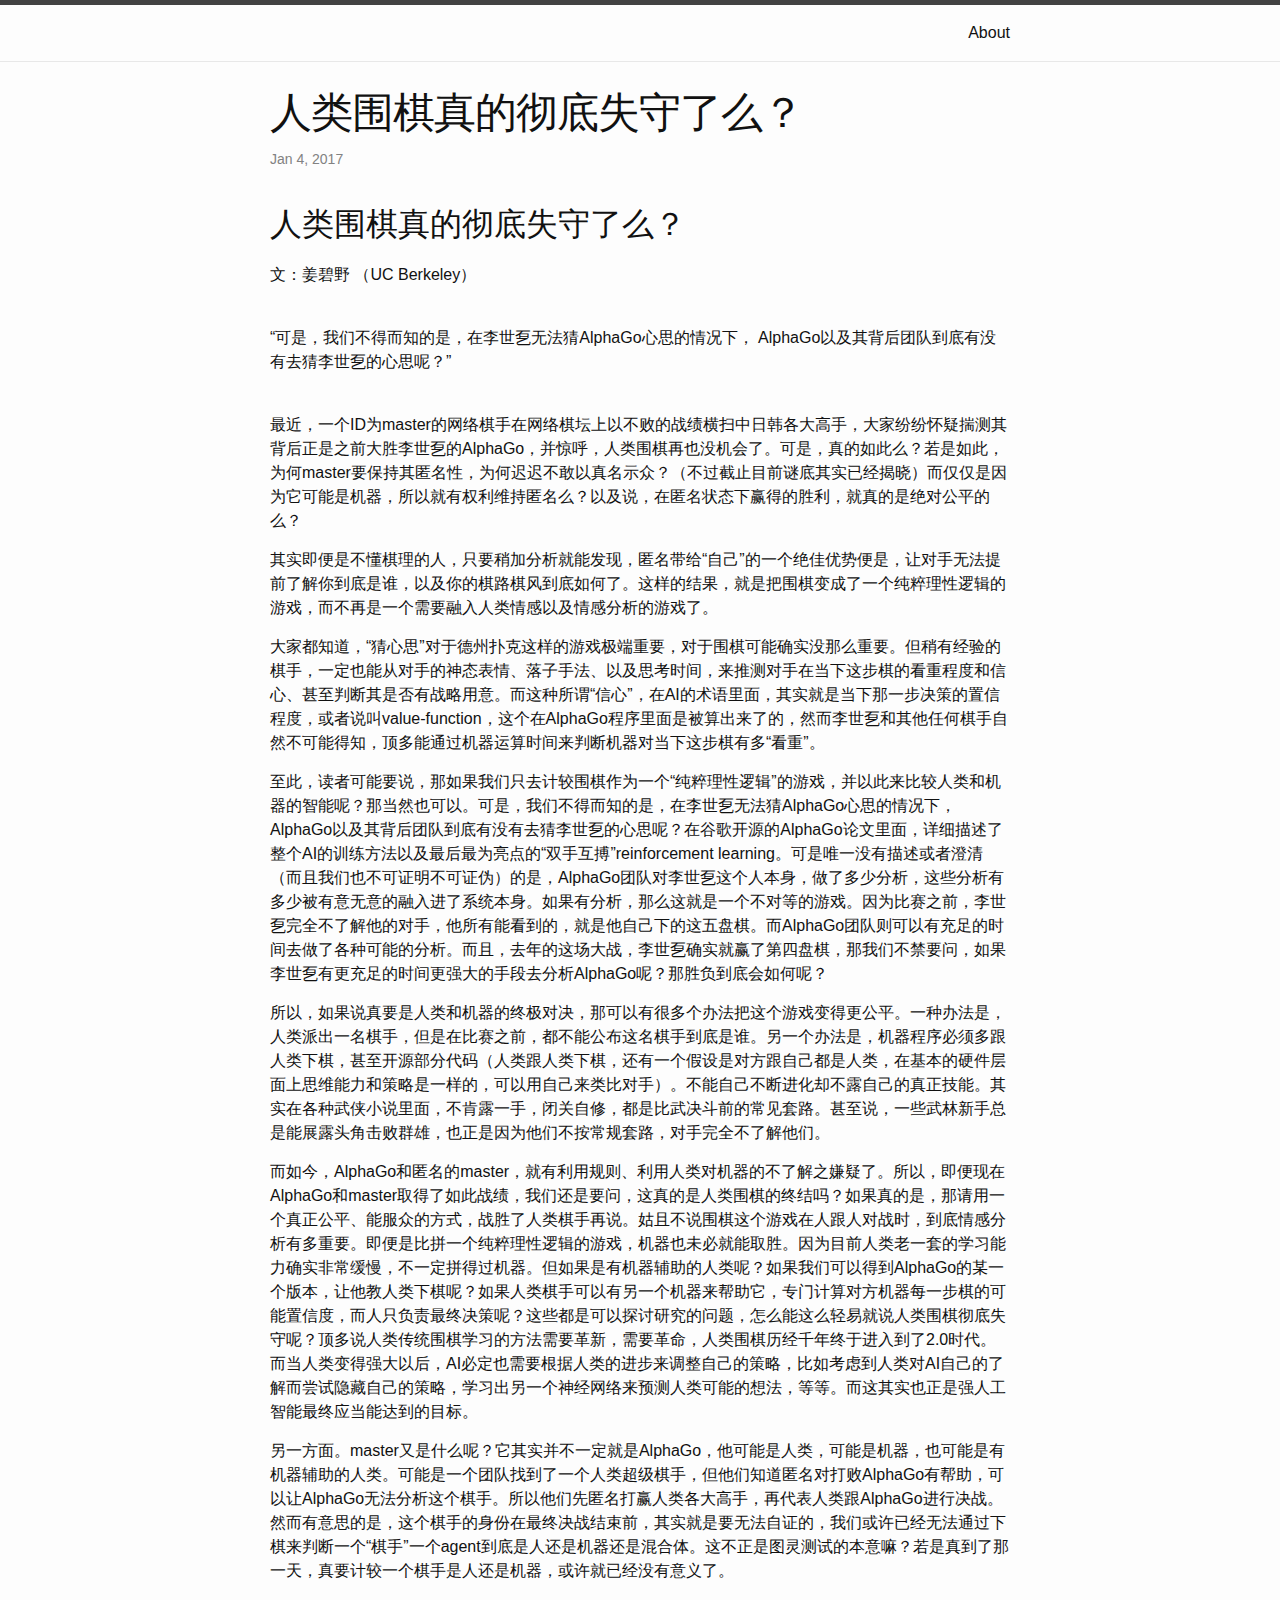
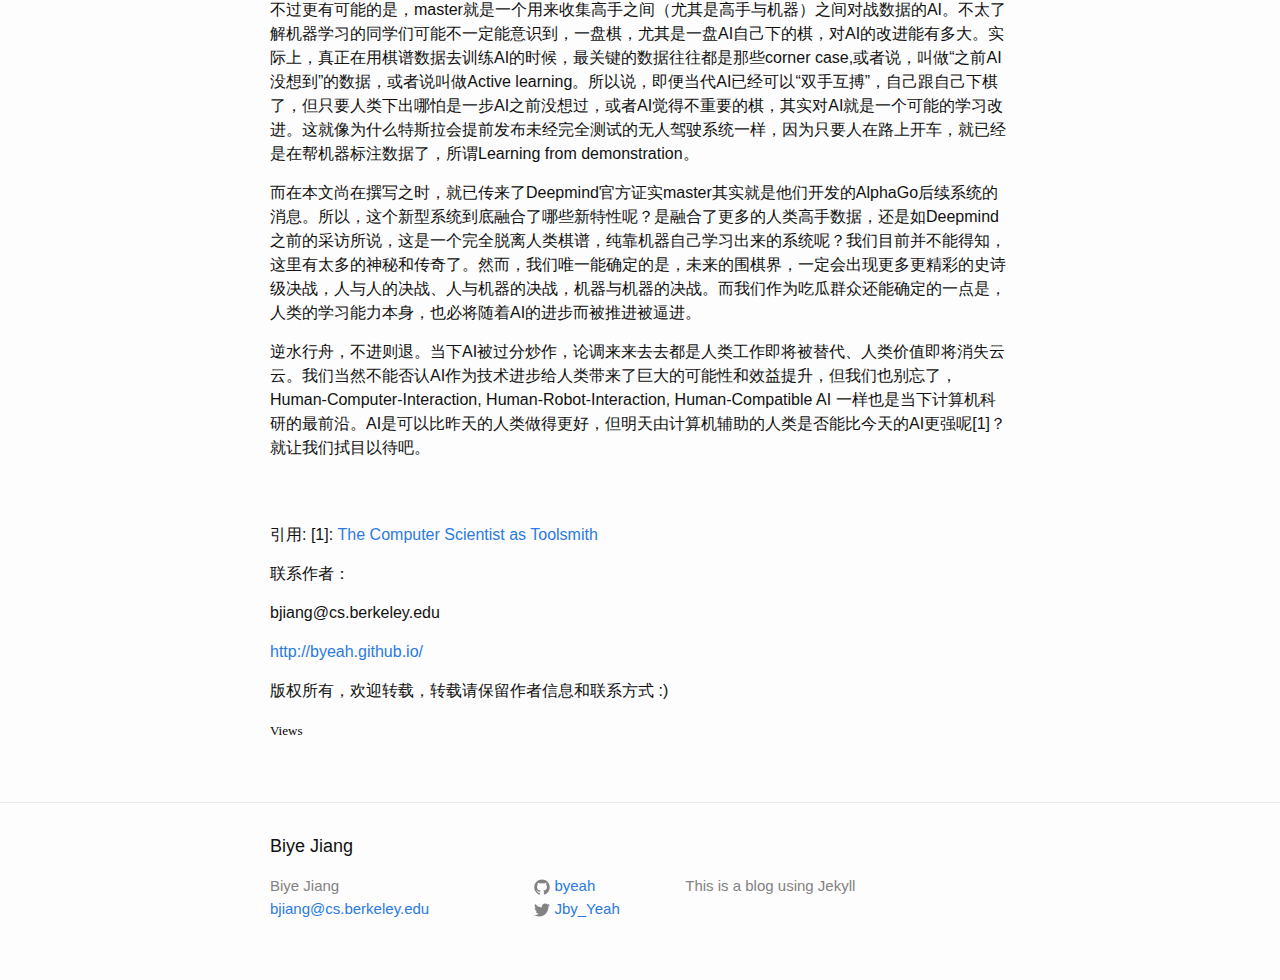
<file: go.html>
<!DOCTYPE html>
<html>

  <head>
  <meta charset="utf-8">
  <meta http-equiv="X-UA-Compatible" content="IE=edge">
  <meta name="viewport" content="width=device-width, initial-scale=1">

  <title>人类围棋真的彻底失守了么？</title>
  <meta name="description" content="人类围棋真的彻底失守了么？">

  <link rel="stylesheet" href="/testJekyll/css/main.css">
  <link rel="canonical" href="http://yourdomain.com/testJekyll/jekyll/update/2017/01/04/Go.html">
  <link rel="alternate" type="application/rss+xml" title="Biye Jiang" href="http://yourdomain.com/testJekyll/feed.xml" />
</head>


  <body>

    <header class="site-header">

  <div class="wrapper">

    <a class="site-title" href="http://byeah.github.io"></a>

    <nav class="site-nav">
      <a href="#" class="menu-icon">
        <svg viewBox="0 0 18 15">
          <path fill="#424242" d="M18,1.484c0,0.82-0.665,1.484-1.484,1.484H1.484C0.665,2.969,0,2.304,0,1.484l0,0C0,0.665,0.665,0,1.484,0 h15.031C17.335,0,18,0.665,18,1.484L18,1.484z"/>
          <path fill="#424242" d="M18,7.516C18,8.335,17.335,9,16.516,9H1.484C0.665,9,0,8.335,0,7.516l0,0c0-0.82,0.665-1.484,1.484-1.484 h15.031C17.335,6.031,18,6.696,18,7.516L18,7.516z"/>
          <path fill="#424242" d="M18,13.516C18,14.335,17.335,15,16.516,15H1.484C0.665,15,0,14.335,0,13.516l0,0 c0-0.82,0.665-1.484,1.484-1.484h15.031C17.335,12.031,18,12.696,18,13.516L18,13.516z"/>
        </svg>
      </a>

      <div class="trigger">
        
          
          <a class="page-link" href="http://byeah.github.io">About</a>
          
    
          
          
        
      </div>
    </nav>

  </div>

</header>


    <div class="page-content">
      <div class="wrapper">
        <div class="post">

  <header class="post-header">
    <h1 class="post-title">人类围棋真的彻底失守了么？</h1>
    <p class="post-meta">Jan 4, 2017</p>
  </header>

  <article class="post-content">
    <h1 id="section">人类围棋真的彻底失守了么？</h1>

<p>文：姜碧野 （UC Berkeley）</p>

</br>
<p><b>“可是，我们不得而知的是，在李世乭无法猜AlphaGo心思的情况下，
AlphaGo以及其背后团队到底有没有去猜李世乭的心思呢？”</b></p>
</br>

<p>最近，一个ID为master的网络棋手在网络棋坛上以不败的战绩横扫中日韩各大高手，大家纷纷怀疑揣测其背后正是之前大胜李世乭的AlphaGo，并惊呼，人类围棋再也没机会了。可是，真的如此么？若是如此，为何master要保持其匿名性，为何迟迟不敢以真名示众？（不过截止目前谜底其实已经揭晓）而仅仅是因为它可能是机器，所以就有权利维持匿名么？以及说，在匿名状态下赢得的胜利，就真的是绝对公平的么？</p>

<p>其实即便是不懂棋理的人，只要稍加分析就能发现，匿名带给“自己”的一个绝佳优势便是，让对手无法提前了解你到底是谁，以及你的棋路棋风到底如何了。这样的结果，就是把围棋变成了一个纯粹理性逻辑的游戏，而不再是一个需要融入人类情感以及情感分析的游戏了。</p>

<p>大家都知道，“猜心思”对于德州扑克这样的游戏极端重要，对于围棋可能确实没那么重要。但稍有经验的棋手，一定也能从对手的神态表情、落子手法、以及思考时间，来推测对手在当下这步棋的看重程度和信心、甚至判断其是否有战略用意。而这种所谓“信心”，在AI的术语里面，其实就是当下那一步决策的置信程度，或者说叫value-function，这个在AlphaGo程序里面是被算出来了的，然而李世乭和其他任何棋手自然不可能得知，顶多能通过机器运算时间来判断机器对当下这步棋有多“看重”。</p>

<p>至此，读者可能要说，那如果我们只去计较围棋作为一个“纯粹理性逻辑”的游戏，并以此来比较人类和机器的智能呢？那当然也可以。可是，我们不得而知的是，在李世乭无法猜AlphaGo心思的情况下，AlphaGo以及其背后团队到底有没有去猜李世乭的心思呢？在谷歌开源的AlphaGo论文里面，详细描述了整个AI的训练方法以及最后最为亮点的“双手互搏”reinforcement learning。可是唯一没有描述或者澄清（而且我们也不可证明不可证伪）的是，AlphaGo团队对李世乭这个人本身，做了多少分析，这些分析有多少被有意无意的融入进了系统本身。如果有分析，那么这就是一个不对等的游戏。因为比赛之前，李世乭完全不了解他的对手，他所有能看到的，就是他自己下的这五盘棋。而AlphaGo团队则可以有充足的时间去做了各种可能的分析。而且，去年的这场大战，李世乭确实就赢了第四盘棋，那我们不禁要问，如果李世乭有更充足的时间更强大的手段去分析AlphaGo呢？那胜负到底会如何呢？</p>

<p>所以，如果说真要是人类和机器的终极对决，那可以有很多个办法把这个游戏变得更公平。一种办法是，人类派出一名棋手，但是在比赛之前，都不能公布这名棋手到底是谁。另一个办法是，机器程序必须多跟人类下棋，甚至开源部分代码（人类跟人类下棋，还有一个假设是对方跟自己都是人类，在基本的硬件层面上思维能力和策略是一样的，可以用自己来类比对手）。不能自己不断进化却不露自己的真正技能。其实在各种武侠小说里面，不肯露一手，闭关自修，都是比武决斗前的常见套路。甚至说，一些武林新手总是能展露头角击败群雄，也正是因为他们不按常规套路，对手完全不了解他们。</p>

<p>而如今，AlphaGo和匿名的master，就有利用规则、利用人类对机器的不了解之嫌疑了。所以，即便现在AlphaGo和master取得了如此战绩，我们还是要问，这真的是人类围棋的终结吗？如果真的是，那请用一个真正公平、能服众的方式，战胜了人类棋手再说。姑且不说围棋这个游戏在人跟人对战时，到底情感分析有多重要。即便是比拼一个纯粹理性逻辑的游戏，机器也未必就能取胜。因为目前人类老一套的学习能力确实非常缓慢，不一定拼得过机器。但如果是有机器辅助的人类呢？如果我们可以得到AlphaGo的某一个版本，让他教人类下棋呢？如果人类棋手可以有另一个机器来帮助它，专门计算对方机器每一步棋的可能置信度，而人只负责最终决策呢？这些都是可以探讨研究的问题，怎么能这么轻易就说人类围棋彻底失守呢？顶多说人类传统围棋学习的方法需要革新，需要革命，人类围棋历经千年终于进入到了2.0时代。而当人类变得强大以后，AI必定也需要根据人类的进步来调整自己的策略，比如考虑到人类对AI自己的了解而尝试隐藏自己的策略，学习出另一个神经网络来预测人类可能的想法，等等。而这其实也正是强人工智能最终应当能达到的目标。</p>

<p>另一方面。master又是什么呢？它其实并不一定就是AlphaGo，他可能是人类，可能是机器，也可能是有机器辅助的人类。可能是一个团队找到了一个人类超级棋手，但他们知道匿名对打败AlphaGo有帮助，可以让AlphaGo无法分析这个棋手。所以他们先匿名打赢人类各大高手，再代表人类跟AlphaGo进行决战。然而有意思的是，这个棋手的身份在最终决战结束前，其实就是要无法自证的，我们或许已经无法通过下棋来判断一个“棋手”一个agent到底是人还是机器还是混合体。这不正是图灵测试的本意嘛？若是真到了那一天，真要计较一个棋手是人还是机器，或许就已经没有意义了。</p>

<p>不过更有可能的是，master就是一个用来收集高手之间（尤其是高手与机器）之间对战数据的AI。不太了解机器学习的同学们可能不一定能意识到，一盘棋，尤其是一盘AI自己下的棋，对AI的改进能有多大。实际上，真正在用棋谱数据去训练AI的时候，最关键的数据往往都是那些corner case,或者说，叫做“之前AI没想到”的数据，或者说叫做Active learning。所以说，即便当代AI已经可以“双手互搏”，自己跟自己下棋了，但只要人类下出哪怕是一步AI之前没想过，或者AI觉得不重要的棋，其实对AI就是一个可能的学习改进。这就像为什么特斯拉会提前发布未经完全测试的无人驾驶系统一样，因为只要人在路上开车，就已经是在帮机器标注数据了，所谓Learning from demonstration。</p>

<p>而在本文尚在撰写之时，就已传来了Deepmind官方证实master其实就是他们开发的AlphaGo后续系统的消息。所以，这个新型系统到底融合了哪些新特性呢？是融合了更多的人类高手数据，还是如Deepmind之前的采访所说，这是一个完全脱离人类棋谱，纯靠机器自己学习出来的系统呢？我们目前并不能得知，这里有太多的神秘和传奇了。然而，我们唯一能确定的是，未来的围棋界，一定会出现更多更精彩的史诗级决战，人与人的决战、人与机器的决战，机器与机器的决战。而我们作为吃瓜群众还能确定的一点是，人类的学习能力本身，也必将随着AI的进步而被推进被逼进。</p>

<p>逆水行舟，不进则退。当下AI被过分炒作，论调来来去去都是人类工作即将被替代、人类价值即将消失云云。我们当然不能否认AI作为技术进步给人类带来了巨大的可能性和效益提升，但我们也别忘了，Human-Computer-Interaction, Human-Robot-Interaction, Human-Compatible AI 一样也是当下计算机科研的最前沿。AI是可以比昨天的人类做得更好，但明天由计算机辅助的人类是否能比今天的AI更强呢[1]？就让我们拭目以待吧。</p>

</br>

</br>

<p>引用:
[1]: <a href="http://www.cs.unc.edu/~brooks/Toolsmith-CACM.pdf">The Computer Scientist as Toolsmith</a></p>

<p>联系作者：</p>

<p>bjiang@cs.berkeley.edu</p>

<p><a href="http://byeah.github.io/">http://byeah.github.io/</a></p>

<p>版权所有，欢迎转载，转载请保留作者信息和联系方式 :)</p>


<span style="color:black;"><font size="2" face="Times"><b>Views</b> </font> </span>
<!-- GoStats JavaScript Based Code -->
<script type="text/javascript" src="https://ssl.gostats.com/js/counter.js"></script>
<script type="text/javascript">_gos='monster.gostats.com';_goa=488580;
_got=4;_goi=79;_goz=0;_god='hits';_gol='web site analysis';_GoStatsRun();</script>
<noscript><a target="_blank" title="web site analysis" 
href="http://gostats.com"><img alt="web site analysis" 
src="https://ssl.gostats.com/bin/count/a_488580/t_4/i_79/z_0/show_hits/ssl_monster.gostats.com/counter.png" 
style="border-width:0" /></a></noscript>
<!-- End GoStats JavaScript Based Code -->

  </article>

</div>


<!-- 多说评论框 start -->
	<div class="ds-thread" data-thread-key="go" data-title="围棋" data-url="http://byeah.github.io/go.html"></div>
<!-- 多说评论框 end -->
<!-- 多说公共JS代码 start (一个网页只需插入一次) -->
<script type="text/javascript">
var duoshuoQuery = {short_name:"byeah"};
	(function() {
		var ds = document.createElement('script');
		ds.type = 'text/javascript';ds.async = true;
		ds.src = (document.location.protocol == 'https:' ? 'https:' : 'http:') + '//static.duoshuo.com/embed.js';
		ds.charset = 'UTF-8';
		(document.getElementsByTagName('head')[0] 
		 || document.getElementsByTagName('body')[0]).appendChild(ds);
	})();
	</script>
<!-- 多说公共JS代码 end -->



      </div>
    </div>




    <footer class="site-footer">

  <div class="wrapper">

    <h2 class="footer-heading">Biye Jiang</h2>

    <div class="footer-col-wrapper">
      <div class="footer-col  footer-col-1">
        <ul class="contact-list">
          <li>Biye Jiang</li>
          <li><a href="mailto:bjiang@berkeley.edu">bjiang@cs.berkeley.edu</a></li>
        </ul>
      </div>

      <div class="footer-col  footer-col-2">
        <ul class="social-media-list">
          
          <li>
            <a href="https://github.com/byeah">
              <span class="icon  icon--github">
                <svg viewBox="0 0 16 16">
                  <path fill="#828282" d="M7.999,0.431c-4.285,0-7.76,3.474-7.76,7.761 c0,3.428,2.223,6.337,5.307,7.363c0.388,0.071,0.53-0.168,0.53-0.374c0-0.184-0.007-0.672-0.01-1.32 c-2.159,0.469-2.614-1.04-2.614-1.04c-0.353-0.896-0.862-1.135-0.862-1.135c-0.705-0.481,0.053-0.472,0.053-0.472 c0.779,0.055,1.189,0.8,1.189,0.8c0.692,1.186,1.816,0.843,2.258,0.645c0.071-0.502,0.271-0.843,0.493-1.037 C4.86,11.425,3.049,10.76,3.049,7.786c0-0.847,0.302-1.54,0.799-2.082C3.768,5.507,3.501,4.718,3.924,3.65 c0,0,0.652-0.209,2.134,0.796C6.677,4.273,7.34,4.187,8,4.184c0.659,0.003,1.323,0.089,1.943,0.261 c1.482-1.004,2.132-0.796,2.132-0.796c0.423,1.068,0.157,1.857,0.077,2.054c0.497,0.542,0.798,1.235,0.798,2.082 c0,2.981-1.814,3.637-3.543,3.829c0.279,0.24,0.527,0.713,0.527,1.437c0,1.037-0.01,1.874-0.01,2.129 c0,0.208,0.14,0.449,0.534,0.373c3.081-1.028,5.302-3.935,5.302-7.362C15.76,3.906,12.285,0.431,7.999,0.431z"/>
                </svg>
              </span>

              <span class="username">byeah</span>
            </a>
          </li>
          

          
          <li>
            <a href="https://twitter.com/Jby_Yeah">
              <span class="icon  icon--twitter">
                <svg viewBox="0 0 16 16">
                  <path fill="#828282" d="M15.969,3.058c-0.586,0.26-1.217,0.436-1.878,0.515c0.675-0.405,1.194-1.045,1.438-1.809
                  c-0.632,0.375-1.332,0.647-2.076,0.793c-0.596-0.636-1.446-1.033-2.387-1.033c-1.806,0-3.27,1.464-3.27,3.27 c0,0.256,0.029,0.506,0.085,0.745C5.163,5.404,2.753,4.102,1.14,2.124C0.859,2.607,0.698,3.168,0.698,3.767 c0,1.134,0.577,2.135,1.455,2.722C1.616,6.472,1.112,6.325,0.671,6.08c0,0.014,0,0.027,0,0.041c0,1.584,1.127,2.906,2.623,3.206 C3.02,9.402,2.731,9.442,2.433,9.442c-0.211,0-0.416-0.021-0.615-0.059c0.416,1.299,1.624,2.245,3.055,2.271 c-1.119,0.877-2.529,1.4-4.061,1.4c-0.264,0-0.524-0.015-0.78-0.046c1.447,0.928,3.166,1.469,5.013,1.469 c6.015,0,9.304-4.983,9.304-9.304c0-0.142-0.003-0.283-0.009-0.423C14.976,4.29,15.531,3.714,15.969,3.058z"/>
                </svg>
              </span>

              <span class="username">Jby_Yeah</span>
            </a>
          </li>
          
        </ul>
      </div>

      <div class="footer-col  footer-col-3">
        <p class="text">This is a blog using Jekyll
</p>
      </div>
    </div>

  </div>

</footer>



  </body>

</html>
</file>
<file: testJekyll/css/main.css>
/**
 * Reset some basic elements
 */
body, h1, h2, h3, h4, h5, h6,
p, blockquote, pre, hr,
dl, dd, ol, ul, figure {
  margin: 0;
  padding: 0; }

/**
 * Basic styling
 */
body {
  font-family: Helvetica, Arial, sans-serif;
  font-size: 16px;
  line-height: 1.5;
  font-weight: 300;
  color: #111;
  background-color: #fdfdfd;
  -webkit-text-size-adjust: 100%; }

/**
 * Set `margin-bottom` to maintain vertical rhythm
 */
h1, h2, h3, h4, h5, h6,
p, blockquote, pre,
ul, ol, dl, figure,
.highlight {
  margin-bottom: 15px; }

/**
 * Images
 */
img {
  max-width: 100%;
  vertical-align: middle; }

/**
 * Figures
 */
figure > img {
  display: block; }

figcaption {
  font-size: 14px; }

/**
 * Lists
 */
ul, ol {
  margin-left: 30px; }

li > ul,
li > ol {
  margin-bottom: 0; }

/**
 * Headings
 */
h1, h2, h3, h4, h5, h6 {
  font-weight: 300; }

/**
 * Links
 */
a {
  color: #2a7ae2;
  text-decoration: none; }
  a:visited {
    color: #1756a9; }
  a:hover {
    color: #111;
    text-decoration: underline; }

/**
 * Blockquotes
 */
blockquote {
  color: #828282;
  border-left: 4px solid #e8e8e8;
  padding-left: 15px;
  font-size: 18px;
  letter-spacing: -1px;
  font-style: italic; }
  blockquote > :last-child {
    margin-bottom: 0; }

/**
 * Code formatting
 */
pre,
code {
  font-size: 15px;
  border: 1px solid #e8e8e8;
  border-radius: 3px;
  background-color: #eef; }

code {
  padding: 1px 5px; }

pre {
  padding: 8px 12px;
  overflow-x: scroll; }
  pre > code {
    border: 0;
    padding-right: 0;
    padding-left: 0; }

/**
 * Wrapper
 */
.wrapper {
  max-width: -webkit-calc(800px - (30px * 2));
  max-width: calc(800px - (30px * 2));
  margin-right: auto;
  margin-left: auto;
  padding-right: 30px;
  padding-left: 30px; }
  @media screen and (max-width: 800px) {
    .wrapper {
      max-width: -webkit-calc(800px - (30px));
      max-width: calc(800px - (30px));
      padding-right: 15px;
      padding-left: 15px; } }

/**
 * Clearfix
 */
.wrapper:after, .footer-col-wrapper:after {
  content: "";
  display: table;
  clear: both; }

/**
 * Icons
 */
.icon > svg {
  display: inline-block;
  width: 16px;
  height: 16px;
  vertical-align: middle; }
  .icon > svg path {
    fill: #828282; }

/**
 * Site header
 */
.site-header {
  border-top: 5px solid #424242;
  border-bottom: 1px solid #e8e8e8;
  min-height: 56px;
  position: relative; }

.site-title {
  font-size: 26px;
  line-height: 56px;
  letter-spacing: -1px;
  margin-bottom: 0;
  float: left; }
  .site-title, .site-title:visited {
    color: #424242; }

.site-nav {
  float: right;
  line-height: 56px; }
  .site-nav .menu-icon {
    display: none; }
  .site-nav .page-link {
    color: #111;
    line-height: 1.5; }
    .site-nav .page-link:not(:first-child) {
      margin-left: 20px; }
  @media screen and (max-width: 600px) {
    .site-nav {
      position: absolute;
      top: 9px;
      right: 30px;
      background-color: #fdfdfd;
      border: 1px solid #e8e8e8;
      border-radius: 5px;
      text-align: right; }
      .site-nav .menu-icon {
        display: block;
        float: right;
        width: 36px;
        height: 26px;
        line-height: 0;
        padding-top: 10px;
        text-align: center; }
        .site-nav .menu-icon > svg {
          width: 18px;
          height: 15px; }
          .site-nav .menu-icon > svg path {
            fill: #424242; }
      .site-nav .trigger {
        clear: both;
        display: none; }
      .site-nav:hover .trigger {
        display: block;
        padding-bottom: 5px; }
      .site-nav .page-link {
        display: block;
        padding: 5px 10px; } }

/**
 * Site footer
 */
.site-footer {
  border-top: 1px solid #e8e8e8;
  padding: 30px 0; }

.footer-heading {
  font-size: 18px;
  margin-bottom: 15px; }

.contact-list,
.social-media-list {
  list-style: none;
  margin-left: 0; }

.footer-col-wrapper {
  font-size: 15px;
  color: #828282;
  margin-left: -15px; }

.footer-col {
  float: left;
  margin-bottom: 15px;
  padding-left: 15px; }

.footer-col-1 {
  width: -webkit-calc(35% - (30px / 2));
  width: calc(35% - (30px / 2)); }

.footer-col-2 {
  width: -webkit-calc(20% - (30px / 2));
  width: calc(20% - (30px / 2)); }

.footer-col-3 {
  width: -webkit-calc(45% - (30px / 2));
  width: calc(45% - (30px / 2)); }

@media screen and (max-width: 800px) {
  .footer-col-1,
  .footer-col-2 {
    width: -webkit-calc(50% - (30px / 2));
    width: calc(50% - (30px / 2)); }

  .footer-col-3 {
    width: -webkit-calc(100% - (30px / 2));
    width: calc(100% - (30px / 2)); } }
@media screen and (max-width: 600px) {
  .footer-col {
    float: none;
    width: -webkit-calc(100% - (30px / 2));
    width: calc(100% - (30px / 2)); } }
/**
 * Page content
 */
.page-content {
  padding: 30px 0; }

.page-heading {
  font-size: 20px; }

.post-list {
  margin-left: 0;
  list-style: none; }
  .post-list > li {
    margin-bottom: 30px; }

.post-meta {
  font-size: 14px;
  color: #828282; }

.post-link {
  display: block;
  font-size: 24px; }

/**
 * Posts
 */
.post-header {
  margin-bottom: 30px; }

.post-title {
  font-size: 42px;
  letter-spacing: -1px;
  line-height: 1; }
  @media screen and (max-width: 800px) {
    .post-title {
      font-size: 36px; } }

.post-content {
  margin-bottom: 30px; }
  .post-content h2 {
    font-size: 32px; }
    @media screen and (max-width: 800px) {
      .post-content h2 {
        font-size: 28px; } }
  .post-content h3 {
    font-size: 26px; }
    @media screen and (max-width: 800px) {
      .post-content h3 {
        font-size: 22px; } }
  .post-content h4 {
    font-size: 20px; }
    @media screen and (max-width: 800px) {
      .post-content h4 {
        font-size: 18px; } }

/**
 * Syntax highlighting styles
 */
.highlight {
  background: #fff; }
  .highlight .c {
    color: #998;
    font-style: italic; }
  .highlight .err {
    color: #a61717;
    background-color: #e3d2d2; }
  .highlight .k {
    font-weight: bold; }
  .highlight .o {
    font-weight: bold; }
  .highlight .cm {
    color: #998;
    font-style: italic; }
  .highlight .cp {
    color: #999;
    font-weight: bold; }
  .highlight .c1 {
    color: #998;
    font-style: italic; }
  .highlight .cs {
    color: #999;
    font-weight: bold;
    font-style: italic; }
  .highlight .gd {
    color: #000;
    background-color: #fdd; }
  .highlight .gd .x {
    color: #000;
    background-color: #faa; }
  .highlight .ge {
    font-style: italic; }
  .highlight .gr {
    color: #a00; }
  .highlight .gh {
    color: #999; }
  .highlight .gi {
    color: #000;
    background-color: #dfd; }
  .highlight .gi .x {
    color: #000;
    background-color: #afa; }
  .highlight .go {
    color: #888; }
  .highlight .gp {
    color: #555; }
  .highlight .gs {
    font-weight: bold; }
  .highlight .gu {
    color: #aaa; }
  .highlight .gt {
    color: #a00; }
  .highlight .kc {
    font-weight: bold; }
  .highlight .kd {
    font-weight: bold; }
  .highlight .kp {
    font-weight: bold; }
  .highlight .kr {
    font-weight: bold; }
  .highlight .kt {
    color: #458;
    font-weight: bold; }
  .highlight .m {
    color: #099; }
  .highlight .s {
    color: #d14; }
  .highlight .na {
    color: #008080; }
  .highlight .nb {
    color: #0086B3; }
  .highlight .nc {
    color: #458;
    font-weight: bold; }
  .highlight .no {
    color: #008080; }
  .highlight .ni {
    color: #800080; }
  .highlight .ne {
    color: #900;
    font-weight: bold; }
  .highlight .nf {
    color: #900;
    font-weight: bold; }
  .highlight .nn {
    color: #555; }
  .highlight .nt {
    color: #000080; }
  .highlight .nv {
    color: #008080; }
  .highlight .ow {
    font-weight: bold; }
  .highlight .w {
    color: #bbb; }
  .highlight .mf {
    color: #099; }
  .highlight .mh {
    color: #099; }
  .highlight .mi {
    color: #099; }
  .highlight .mo {
    color: #099; }
  .highlight .sb {
    color: #d14; }
  .highlight .sc {
    color: #d14; }
  .highlight .sd {
    color: #d14; }
  .highlight .s2 {
    color: #d14; }
  .highlight .se {
    color: #d14; }
  .highlight .sh {
    color: #d14; }
  .highlight .si {
    color: #d14; }
  .highlight .sx {
    color: #d14; }
  .highlight .sr {
    color: #009926; }
  .highlight .s1 {
    color: #d14; }
  .highlight .ss {
    color: #990073; }
  .highlight .bp {
    color: #999; }
  .highlight .vc {
    color: #008080; }
  .highlight .vg {
    color: #008080; }
  .highlight .vi {
    color: #008080; }
  .highlight .il {
    color: #099; }
</file>
